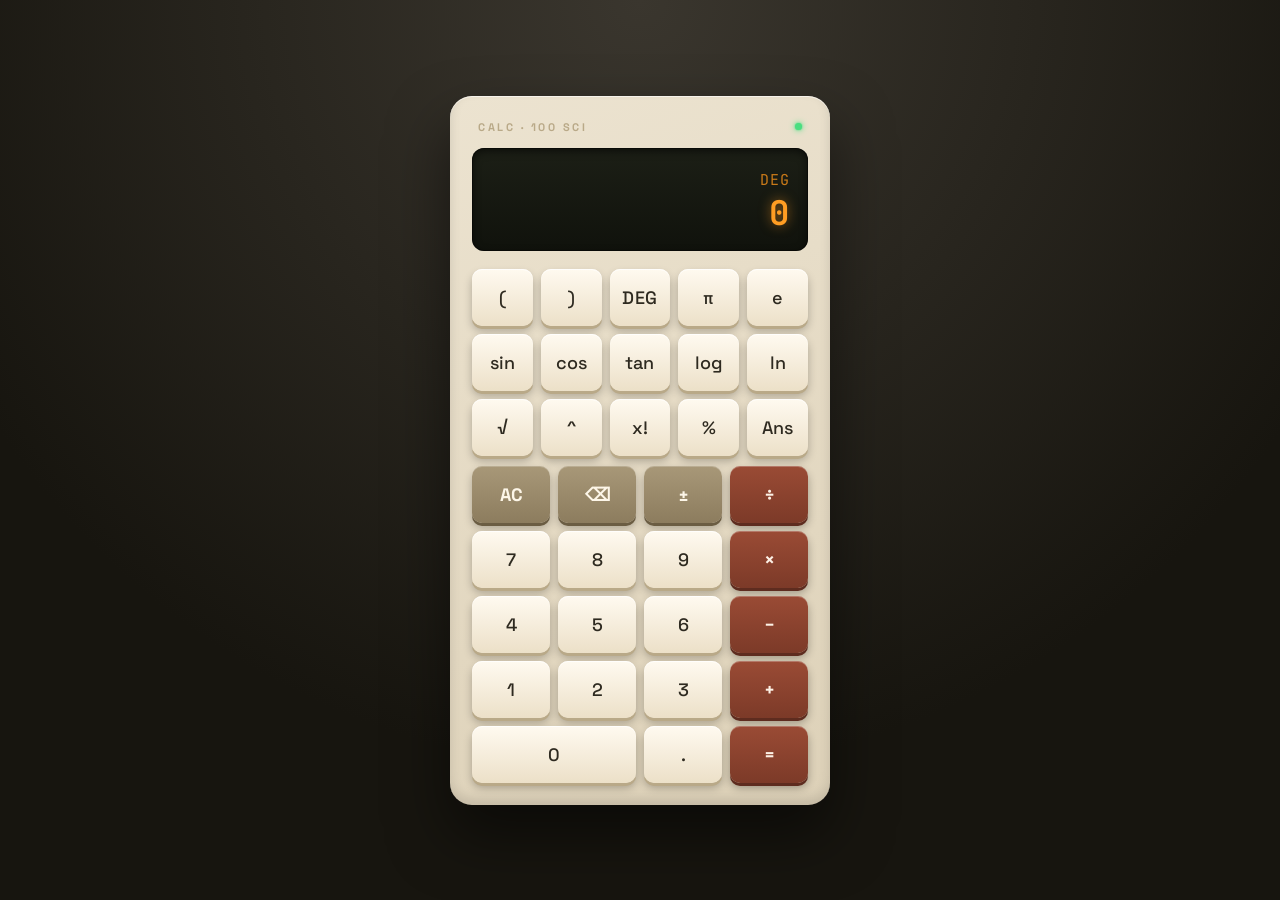
<file: Calculator-App/index.html>
<!DOCTYPE html>
<html lang="en">
<head>
  <meta charset="UTF-8" />
  <meta name="viewport" content="width=device-width, initial-scale=1.0" />
  <title>Scientific Calculator</title>
  <link rel="preconnect" href="https://fonts.googleapis.com" />
  <link rel="preconnect" href="https://fonts.gstatic.com" crossorigin />
  <link href="https://fonts.googleapis.com/css2?family=JetBrains+Mono:wght@500;700&family=Space+Grotesk:wght@400;500;700&display=swap" rel="stylesheet" />
  <link rel="stylesheet" href="style.css" />
</head>
<body>

  <div class="calculator">

    <!-- Brand bezel -->
    <div class="bezel">
      <span class="bezel-label">CALC · 100 SCI</span>
      <span class="power-dot"></span>
    </div>

    <!-- Display -->
    <div class="display">
      <div class="previous-operand" id="previousOperand">DEG</div>
      <div class="current-operand" id="currentOperand">0</div>
    </div>

    <!-- ==================================================
         SCIENTIFIC FUNCTION PANEL (5 columns)
         ================================================== -->
    <div class="buttons sci-grid">
      <button class="btn btn-sci" data-action="paren" data-value="(">(</button>
      <button class="btn btn-sci" data-action="paren" data-value=")">)</button>
      <button class="btn btn-sci btn-mode" id="modeToggle" data-action="mode">DEG</button>
      <button class="btn btn-sci" data-action="constant" data-value="π">π</button>
      <button class="btn btn-sci" data-action="constant" data-value="e">e</button>

      <button class="btn btn-sci" data-action="function" data-fn="sin">sin</button>
      <button class="btn btn-sci" data-action="function" data-fn="cos">cos</button>
      <button class="btn btn-sci" data-action="function" data-fn="tan">tan</button>
      <button class="btn btn-sci" data-action="function" data-fn="log">log</button>
      <button class="btn btn-sci" data-action="function" data-fn="ln">ln</button>

      <button class="btn btn-sci" data-action="function" data-fn="√">√</button>
      <button class="btn btn-sci" data-action="operator" data-operator="^">^</button>
      <button class="btn btn-sci" data-action="factorial">x!</button>
      <button class="btn btn-sci" data-action="operator" data-operator="%">%</button>
      <button class="btn btn-sci" data-action="ans">Ans</button>
    </div>

    <!-- ==================================================
         STANDARD KEYPAD (4 columns)
         ================================================== -->
    <div class="buttons main-grid">
      <button class="btn btn-clear" data-action="clear">AC</button>
      <button class="btn btn-action" data-action="delete">⌫</button>
      <button class="btn btn-action" data-action="negate">±</button>
      <button class="btn btn-operator" data-action="operator" data-operator="÷">÷</button>

      <button class="btn" data-action="number">7</button>
      <button class="btn" data-action="number">8</button>
      <button class="btn" data-action="number">9</button>
      <button class="btn btn-operator" data-action="operator" data-operator="×">×</button>

      <button class="btn" data-action="number">4</button>
      <button class="btn" data-action="number">5</button>
      <button class="btn" data-action="number">6</button>
      <button class="btn btn-operator" data-action="operator" data-operator="-">−</button>

      <button class="btn" data-action="number">1</button>
      <button class="btn" data-action="number">2</button>
      <button class="btn" data-action="number">3</button>
      <button class="btn btn-operator" data-action="operator" data-operator="+">+</button>

      <button class="btn btn-zero" data-action="number">0</button>
      <button class="btn" data-action="decimal">.</button>
      <button class="btn btn-equals" data-action="equals">=</button>
    </div>

  </div>

  <script src="script.js"></script>
</body>
</html>
</file>
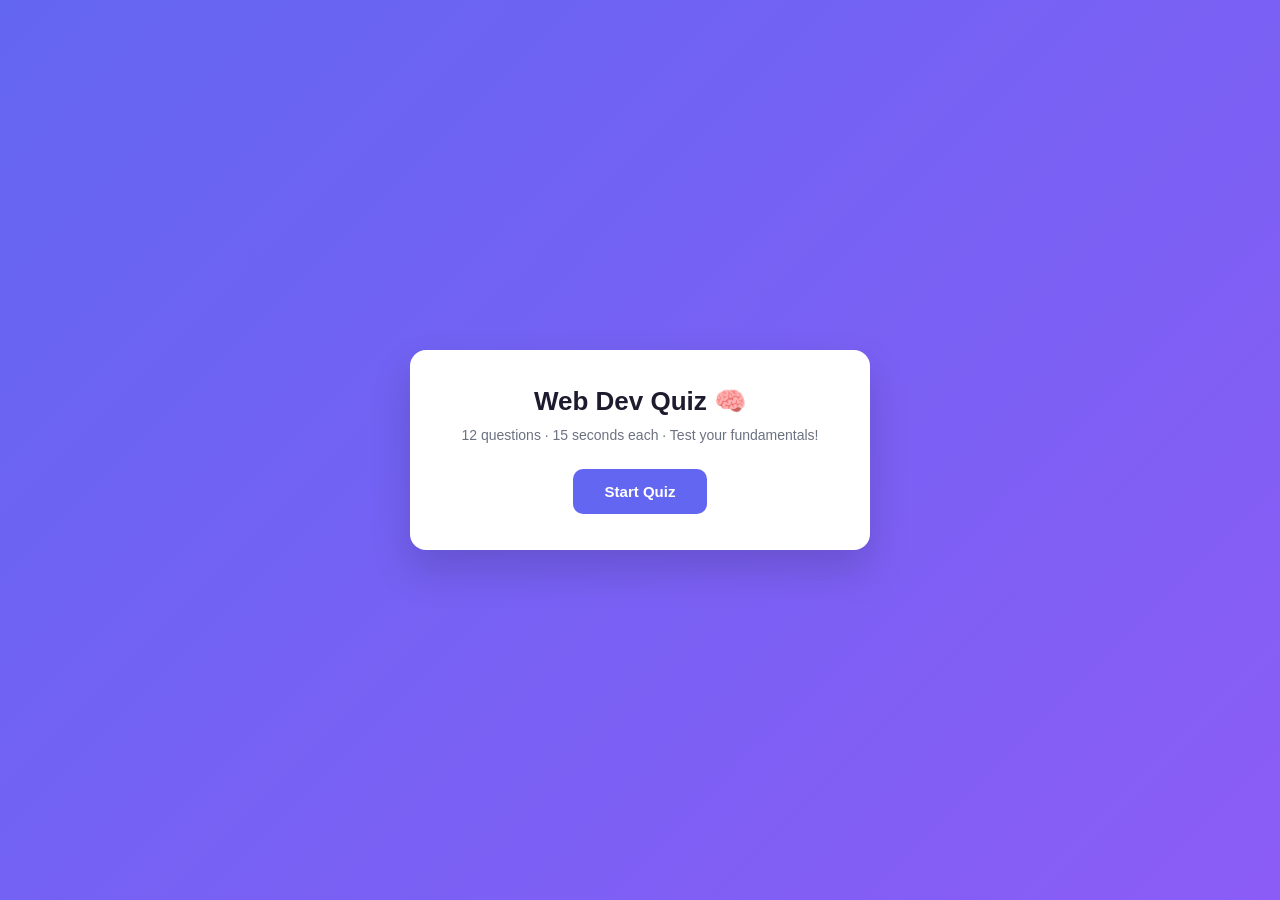
<file: Quiz-App-with-Timer/index.html>
<!DOCTYPE html>
<html lang="en">
<head>
  <meta charset="UTF-8" />
  <meta name="viewport" content="width=device-width, initial-scale=1.0" />
  <title>Quiz App</title>
  <link rel="stylesheet" href="style.css" />
</head>
<body>

  <div class="quiz-container">

    <!-- ========================================================
         SCREEN 1: Start screen
         ======================================================== -->
    <div class="screen start-screen" id="startScreen">
      <h1>Web Dev Quiz 🧠</h1>
      <p>12 questions · 15 seconds each · Test your fundamentals!</p>
      <button class="btn-primary" id="startBtn">Start Quiz</button>
    </div>

    <!-- ========================================================
         SCREEN 2: Quiz screen (initially hidden)
         ======================================================== -->
    <div class="screen quiz-screen hidden" id="quizScreen">

      <div class="quiz-header">
        <span id="questionCounter">Question 1/5</span>
        <span id="scoreDisplay">Score: 0</span>
      </div>

      <!-- Timer progress bar - JS diye width shrink hobe -->
      <div class="timer-bar-track">
        <div class="timer-bar-fill" id="timerFill"></div>
      </div>
      <span class="timer-text" id="timerText">15s</span>

      <h2 id="questionText">Question text here</h2>

      <div class="options" id="optionsContainer">
        <!-- JS diye 4-ta option button ekhane render hobe -->
      </div>
    </div>

    <!-- ========================================================
         SCREEN 3: Result screen (initially hidden)
         ======================================================== -->
    <div class="screen result-screen hidden" id="resultScreen">
      <h1>Quiz Complete! 🎉</h1>
      <p class="final-score" id="finalScore">0/5</p>
      <p class="result-message" id="resultMessage"></p>
      <button class="btn-primary" id="restartBtn">Try Again</button>
    </div>

  </div>

  <script src="script.js"></script>
</body>
</html>
</file>
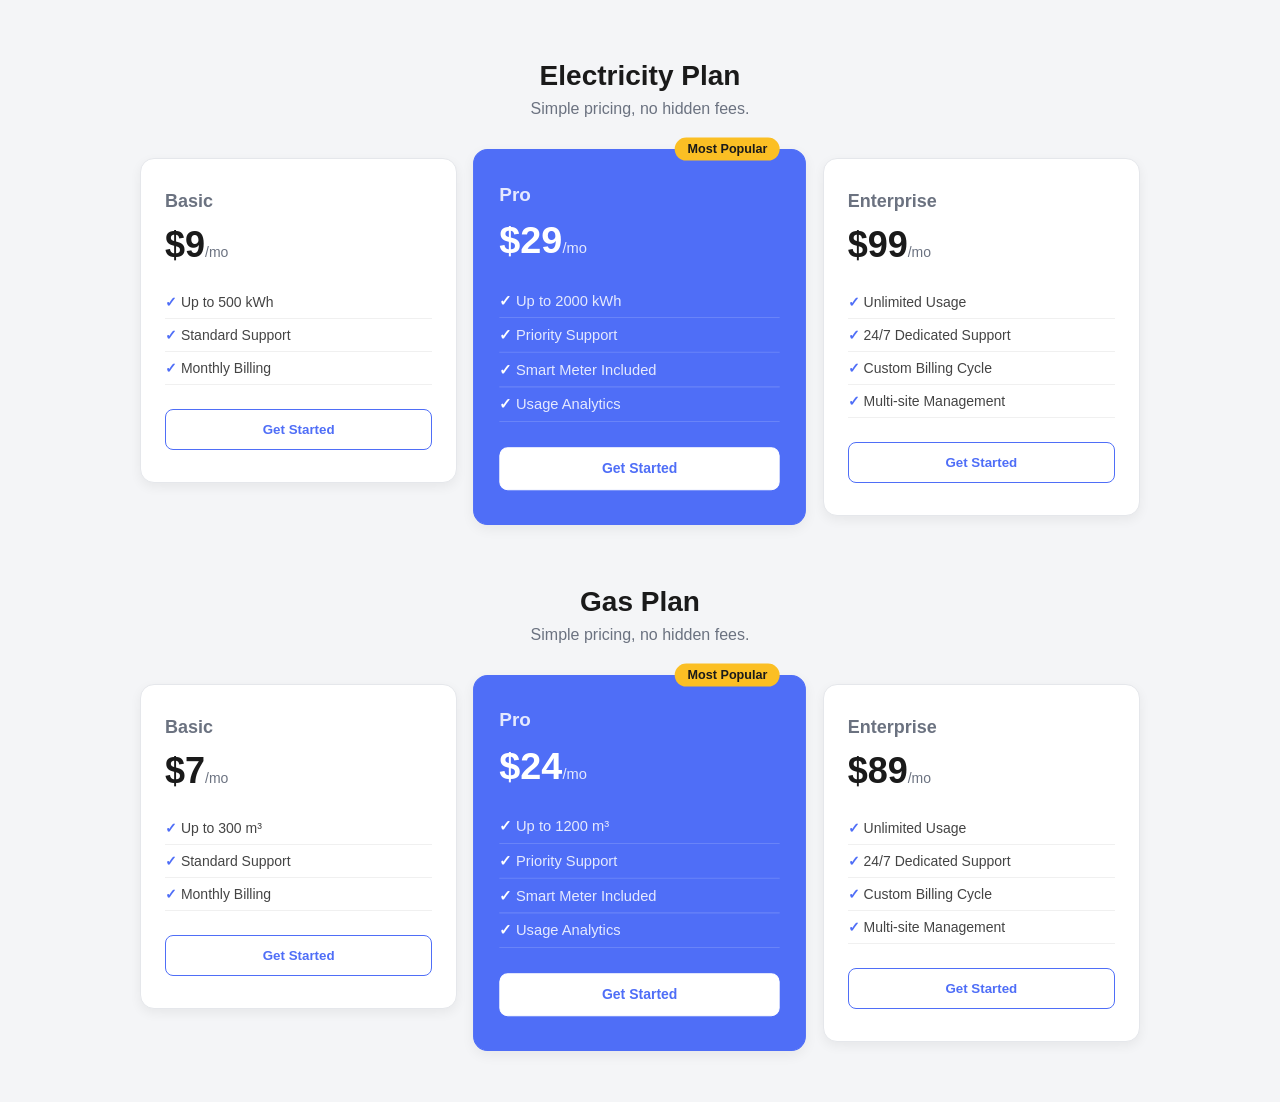
<file: Responsive-Pricing-Cards/index.html>
<!DOCTYPE html>
<html lang="en">
<head>
  <meta charset="UTF-8" />
  <meta name="viewport" content="width=device-width, initial-scale=1.0" />
  <title>Pricing Plans</title>
  <link rel="stylesheet" href="style.css" />
</head>
<body>

  <!-- ========================================================
       SECTION 1: Electricity Plan
       ======================================================== -->
  <div class="page">
    <h1>Electricity Plan</h1>
    <p class="subtitle">Simple pricing, no hidden fees.</p>

    <div class="pricing-grid">

      <div class="card">
        <h2>Basic</h2>
        <p class="price">$9<span>/mo</span></p>
        <ul class="features">
          <li>Up to 500 kWh</li>
          <li>Standard Support</li>
          <li>Monthly Billing</li>
        </ul>
        <button>Get Started</button>
      </div>

      <!-- "featured" class thakle highlight color + badge dekhabe -->
      <div class="card featured">
        <span class="badge">Most Popular</span>
        <h2>Pro</h2>
        <p class="price">$29<span>/mo</span></p>
        <ul class="features">
          <li>Up to 2000 kWh</li>
          <li>Priority Support</li>
          <li>Smart Meter Included</li>
          <li>Usage Analytics</li>
        </ul>
        <button>Get Started</button>
      </div>

      <div class="card">
        <h2>Enterprise</h2>
        <p class="price">$99<span>/mo</span></p>
        <ul class="features">
          <li>Unlimited Usage</li>
          <li>24/7 Dedicated Support</li>
          <li>Custom Billing Cycle</li>
          <li>Multi-site Management</li>
        </ul>
        <button>Get Started</button>
      </div>

    </div>
  </div>

  <!-- ========================================================
       SECTION 2: Gas Plan
       ======================================================== -->
  <div class="page">
    <h1>Gas Plan</h1>
    <p class="subtitle">Simple pricing, no hidden fees.</p>

    <div class="pricing-grid">

      <div class="card">
        <h2>Basic</h2>
        <p class="price">$7<span>/mo</span></p>
        <ul class="features">
          <li>Up to 300 m³</li>
          <li>Standard Support</li>
          <li>Monthly Billing</li>
        </ul>
        <button>Get Started</button>
      </div>

      <div class="card featured">
        <span class="badge">Most Popular</span>
        <h2>Pro</h2>
        <p class="price">$24<span>/mo</span></p>
        <ul class="features">
          <li>Up to 1200 m³</li>
          <li>Priority Support</li>
          <li>Smart Meter Included</li>
          <li>Usage Analytics</li>
        </ul>
        <button>Get Started</button>
      </div>

      <div class="card">
        <h2>Enterprise</h2>
        <p class="price">$89<span>/mo</span></p>
        <ul class="features">
          <li>Unlimited Usage</li>
          <li>24/7 Dedicated Support</li>
          <li>Custom Billing Cycle</li>
          <li>Multi-site Management</li>
        </ul>
        <button>Get Started</button>
      </div>

    </div>
  </div>

</body>
</html>
</file>
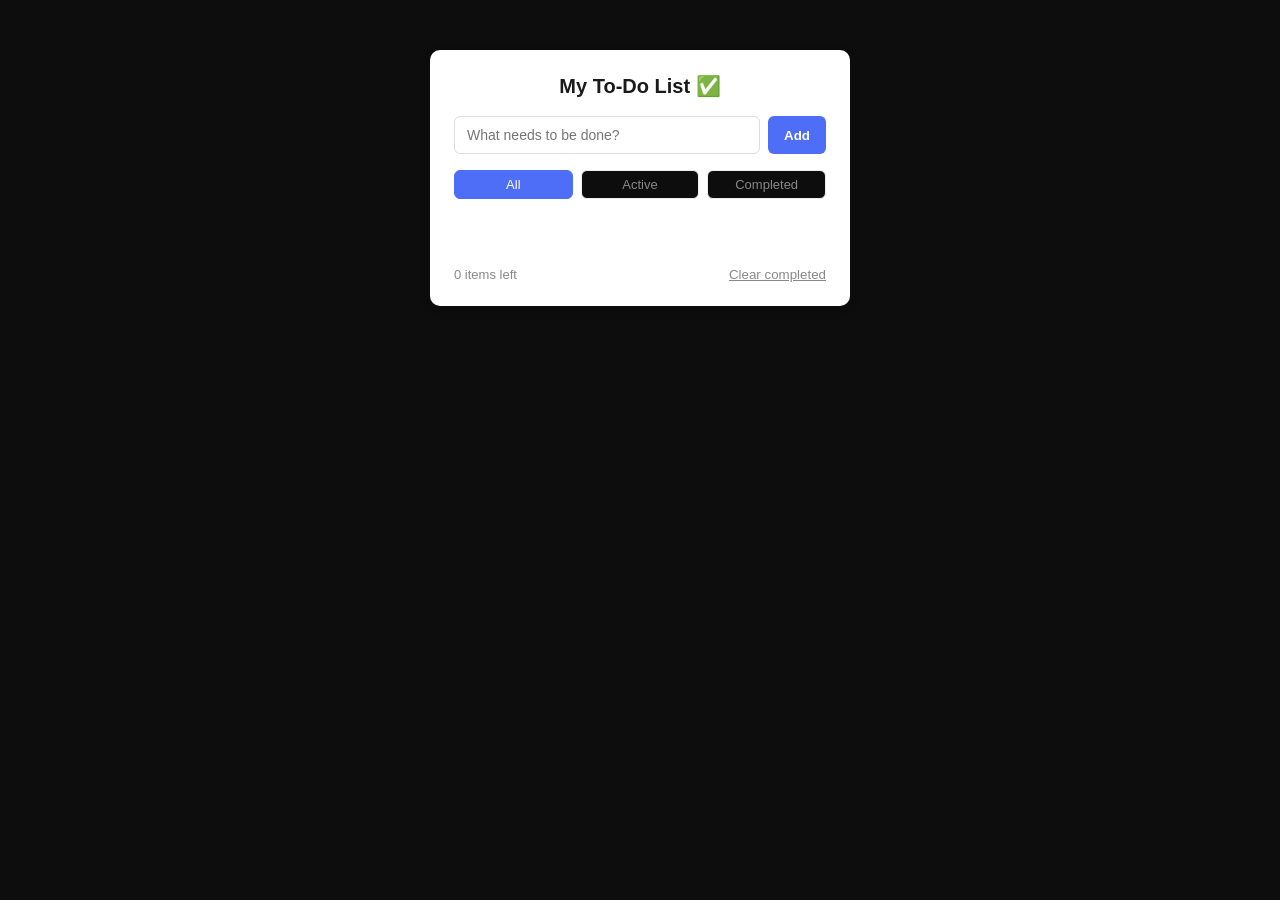
<file: To-Do-List-App/index.html>
<!DOCTYPE html>
<html lang="en">
<head>
  <meta charset="UTF-8" />
  <meta name="viewport" content="width=device-width, initial-scale=1.0" />
  <title>To-Do List App</title>
  <link rel="stylesheet" href="style.css" />
</head>
<body>

  <div class="app">
    <h1>My To-Do List ✅</h1>

    <div class="input-row">
      <input type="text" id="taskInput" placeholder="What needs to be done?" />
      <button id="addBtn">Add</button>
    </div>

    <!-- Filter buttons - All / Active / Completed dekhabo -->
    <div class="filters">
      <button class="filter-btn active" data-filter="all">All</button>
      <button class="filter-btn" data-filter="active">Active</button>
      <button class="filter-btn" data-filter="completed">Completed</button>
    </div>

    <!-- Task list - JS diye ekhane <li> gulo add hobe -->
    <ul id="taskList"></ul>

    <!-- Bottom info bar -->
    <div class="footer-bar">
      <span id="itemsLeft">0 items left</span>
      <button id="clearCompletedBtn">Clear completed</button>
    </div>
  </div>

  <script src="script.js"></script>
</body>
</html>
</file>
<file: Calculator-App/style.css>
/* ==========================================================
   DESIGN TOKENS
   Concept: a 1970s-style precision desk calculator -
   warm brushed-ivory casing, amber LED display, chunky
   skeuomorphic keys with real bevel/shadow depth.
   ========================================================== */
:root {
  /* Case (the physical body) */
  --case-light: #ece3d0;
  --case: #ddd1b8;
  --case-shadow: #b9a988;

  /* Display (LED screen) */
  --display-bg: #1c1f16;
  --display-bg-2: #10120c;
  --led-amber: #ff9d23;
  --led-amber-dim: #c97a19;

  /* Keys */
  --key-number-top: #fffaf0;
  --key-number-bottom: #ece0c8;
  --key-text: #2e2a20;

  --key-function-top: #a89878;
  --key-function-bottom: #8c7c5e;
  --key-function-text: #fdf6e8;

  --key-operator-top: #9a4b35;
  --key-operator-bottom: #7c3a28;
  --key-operator-text: #fdf1e6;

  --font-display: 'JetBrains Mono', monospace;
  --font-ui: 'Space Grotesk', sans-serif;
}

* {
  margin: 0;
  padding: 0;
  box-sizing: border-box;
}

body {
  background: radial-gradient(circle at top, #3a362e, #17150f 70%);
  min-height: 100vh;
  display: flex;
  justify-content: center;
  align-items: center;
  padding: 24px;
  font-family: var(--font-ui);
}

/* ==========================================================
   CALCULATOR CASE
   Layered box-shadows simulate a machined metal/plastic
   body catching light from above.
   ========================================================== */
.calculator {
  background: linear-gradient(160deg, var(--case-light), var(--case));
  border-radius: 22px;
  padding: 22px;
  width: 100%;
  max-width: 380px;
  box-shadow:
    0 30px 60px rgba(0, 0, 0, 0.5),
    inset 0 1px 0 rgba(255, 255, 255, 0.6),
    inset 0 -6px 12px rgba(0, 0, 0, 0.12);
}

/* ---------- Bezel: brand strip, the signature detail ---------- */
.bezel {
  display: flex;
  justify-content: space-between;
  align-items: center;
  padding: 2px 6px 14px;
}

.bezel-label {
  font-family: var(--font-ui);
  font-size: 11px;
  font-weight: 700;
  letter-spacing: 2.5px;
  color: var(--case-shadow);
}

.power-dot {
  width: 7px;
  height: 7px;
  border-radius: 50%;
  background: #4ade80;
  box-shadow: 0 0 6px #4ade80, 0 0 2px #4ade80;
  animation: pulse 2.4s ease-in-out infinite;
}

@keyframes pulse {
  0%, 100% { opacity: 1; }
  50% { opacity: 0.4; }
}

/* ---------- Display: the LED screen ---------- */
.display {
  background: linear-gradient(180deg, var(--display-bg), var(--display-bg-2));
  border-radius: 12px;
  padding: 22px 18px 16px;
  margin-bottom: 18px;
  text-align: right;
  min-height: 92px;
  display: flex;
  flex-direction: column;
  justify-content: flex-end;
  box-shadow:
    inset 0 3px 8px rgba(0, 0, 0, 0.6),
    inset 0 0 0 1px rgba(0, 0, 0, 0.4);
}

.previous-operand {
  font-family: var(--font-display);
  color: var(--led-amber-dim);
  font-size: 15px;
  min-height: 20px;
  letter-spacing: 1px;
}

.current-operand {
  font-family: var(--font-display);
  color: var(--led-amber);
  font-size: 34px;
  font-weight: 700;
  letter-spacing: 1.5px;
  text-shadow: 0 0 12px rgba(255, 157, 35, 0.55); /* LED glow effect */
  overflow-wrap: break-word;
  word-break: break-all;
}

/* ==========================================================
   BUTTON GRIDS
   ========================================================== */
.buttons {
  display: grid;
  gap: 8px;
}

.main-grid {
  grid-template-columns: repeat(4, 1fr);
  margin-top: 10px;
}

/* Scientific panel - 5 columns, denser + smaller than main keypad,
   visually reads as a "secondary" instrument panel */
.sci-grid {
  grid-template-columns: repeat(5, 1fr);
}

.btn-sci {
  background: linear-gradient(180deg, var(--case-light), var(--case));
  color: #4a4130;
  font-size: 13px;
  font-weight: 600;
  padding: 12px 0;
  box-shadow:
    0 2px 0 var(--case-shadow),
    0 3px 5px rgba(0, 0, 0, 0.2),
    inset 0 1px 0 rgba(255, 255, 255, 0.7);
}

.btn-sci:active {
  transform: translateY(2px);
  box-shadow:
    0 0 0 var(--case-shadow),
    0 1px 2px rgba(0, 0, 0, 0.15),
    inset 0 1px 0 rgba(255, 255, 255, 0.4);
}

/* Mode toggle (DEG/RAD) gets its own accent so it reads as a
   stateful switch, not just another function key */
.btn-mode {
  background: linear-gradient(180deg, #d8c9a3, #c2ae7c);
  color: #3c3320;
  font-weight: 700;
  letter-spacing: 0.5px;
}

/* ---------- Base key: skeuomorphic 3D bevel ---------- */
.btn {
  font-family: var(--font-ui);
  background: linear-gradient(180deg, var(--key-number-top), var(--key-number-bottom));
  color: var(--key-text);
  border: none;
  border-radius: 10px;
  font-size: 18px;
  font-weight: 500;
  padding: 17px 0;
  cursor: pointer;
  box-shadow:
    0 3px 0 var(--case-shadow),
    0 5px 8px rgba(0, 0, 0, 0.25),
    inset 0 1px 0 rgba(255, 255, 255, 0.8);
  transition: transform 0.08s ease, box-shadow 0.08s ease;
}

/* Pressed state - key "sinks" into the case, shadow shrinks -
   this is what sells the physical-button illusion */
.btn:active {
  transform: translateY(3px);
  box-shadow:
    0 0 0 var(--case-shadow),
    0 1px 2px rgba(0, 0, 0, 0.2),
    inset 0 1px 0 rgba(255, 255, 255, 0.5);
}

.btn-operator {
  background: linear-gradient(180deg, var(--key-operator-top), var(--key-operator-bottom));
  color: var(--key-operator-text);
  font-weight: 700;
  box-shadow:
    0 3px 0 #5e2c1f,
    0 5px 8px rgba(0, 0, 0, 0.3),
    inset 0 1px 0 rgba(255, 255, 255, 0.25);
}

.btn-operator:active {
  box-shadow:
    0 0 0 #5e2c1f,
    0 1px 2px rgba(0, 0, 0, 0.2),
    inset 0 1px 0 rgba(255, 255, 255, 0.15);
}

.btn-clear,
.btn-action {
  background: linear-gradient(180deg, var(--key-function-top), var(--key-function-bottom));
  color: var(--key-function-text);
  font-weight: 700;
  box-shadow:
    0 3px 0 #6b5d43,
    0 5px 8px rgba(0, 0, 0, 0.25),
    inset 0 1px 0 rgba(255, 255, 255, 0.2);
}

.btn-clear:active,
.btn-action:active {
  box-shadow:
    0 0 0 #6b5d43,
    0 1px 2px rgba(0, 0, 0, 0.2),
    inset 0 1px 0 rgba(255, 255, 255, 0.1);
}

.btn-equals {
  background: linear-gradient(180deg, var(--key-operator-top), var(--key-operator-bottom));
  color: var(--key-operator-text);
  font-weight: 700;
  box-shadow:
    0 3px 0 #5e2c1f,
    0 5px 8px rgba(0, 0, 0, 0.3),
    inset 0 1px 0 rgba(255, 255, 255, 0.25);
}

.btn-equals:active {
  box-shadow:
    0 0 0 #5e2c1f,
    0 1px 2px rgba(0, 0, 0, 0.2),
    inset 0 1px 0 rgba(255, 255, 255, 0.15);
}

/* 0 button spans two columns */
.btn-zero {
  grid-column: span 2;
}

/* ---------- Respect reduced-motion preference ---------- */
@media (prefers-reduced-motion: reduce) {
  .power-dot {
    animation: none;
  }
}
</file>
<file: Quiz-App-with-Timer/style.css>
:root {
  --color-bg-1: #6366f1;
  --color-bg-2: #8b5cf6;
  --color-white: #ffffff;
  --color-text: #1e1b2e;
  --color-muted: #6b7280;
  --color-correct: #22c55e;
  --color-wrong: #ef4444;
  --color-border: #e5e7eb;
  --radius: 16px;
  --shadow: 0 20px 40px rgba(0, 0, 0, 0.15);
}

* {
  margin: 0;
  padding: 0;
  box-sizing: border-box;
  font-family: 'Segoe UI', Arial, sans-serif;
}

body {
  background: linear-gradient(135deg, var(--color-bg-1), var(--color-bg-2));
  min-height: 100vh;
  display: flex;
  justify-content: center;
  align-items: center;
  padding: 20px;
}

.quiz-container {
  background: var(--color-white);
  border-radius: var(--radius);
  box-shadow: var(--shadow);
  padding: 36px 32px;
  width: 100%;
  max-width: 460px;
}

/* .hidden class thakle screen ta dekhabe na -
   JS eituku class add/remove kore screen switch kore */
.hidden {
  display: none;
}

/* ---------- Start & Result screens ---------- */
.start-screen,
.result-screen {
  text-align: center;
}

.start-screen h1,
.result-screen h1 {
  font-size: 26px;
  margin-bottom: 10px;
  color: var(--color-text);
}

.start-screen p {
  color: var(--color-muted);
  margin-bottom: 26px;
  font-size: 14px;
}

.btn-primary {
  background: var(--color-bg-1);
  color: white;
  border: none;
  padding: 14px 32px;
  border-radius: 10px;
  font-size: 15px;
  font-weight: 600;
  cursor: pointer;
  transition: background 0.2s ease, transform 0.15s ease;
}

.btn-primary:hover {
  background: #4f46e5;
  transform: translateY(-2px);
}

.final-score {
  font-size: 42px;
  font-weight: 700;
  color: var(--color-bg-1);
  margin: 10px 0;
}

.result-message {
  color: var(--color-muted);
  margin-bottom: 24px;
  font-size: 14px;
}

/* ---------- Quiz screen ---------- */
.quiz-header {
  display: flex;
  justify-content: space-between;
  font-size: 13px;
  color: var(--color-muted);
  font-weight: 600;
  margin-bottom: 14px;
}

/* ---------- Timer bar ---------- */
.timer-bar-track {
  background: var(--color-border);
  border-radius: 20px;
  height: 8px;
  overflow: hidden;
  margin-bottom: 6px;
}

.timer-bar-fill {
  height: 100%;
  background: var(--color-bg-1);
  border-radius: 20px;
  width: 100%;
  /* width JS diye protyek second update hobe, transition diye
     eta smooth-vabe shrink hote dekha jabe */
  transition: width 1s linear, background 0.3s ease;
}

/* Timer kom thakle (last 5 second) laal hoye warning dey */
.timer-bar-fill.urgent {
  background: var(--color-wrong);
}

.timer-text {
  display: block;
  text-align: right;
  font-size: 12px;
  color: var(--color-muted);
  margin-bottom: 20px;
}

#questionText {
  font-size: 19px;
  color: var(--color-text);
  margin-bottom: 22px;
  line-height: 1.4;
}

/* ---------- Options ---------- */
.options {
  display: flex;
  flex-direction: column;
  gap: 10px;
}

.option-btn {
  background: #f8f9fb;
  border: 2px solid var(--color-border);
  border-radius: 10px;
  padding: 14px 16px;
  text-align: left;
  font-size: 14px;
  color: var(--color-text);
  cursor: pointer;
  transition: background 0.15s ease, border-color 0.15s ease, transform 0.1s ease;
}

.option-btn:hover:not(:disabled) {
  border-color: var(--color-bg-1);
  background: #f0f0ff;
}

/* Answer select korar por CSS class diye feedback dekhano -
   .correct/.wrong class JS diye add hoy */
.option-btn.correct {
  background: rgba(34, 197, 94, 0.12);
  border-color: var(--color-correct);
  color: #15803d;
  font-weight: 600;
}

.option-btn.wrong {
  background: rgba(239, 68, 68, 0.12);
  border-color: var(--color-wrong);
  color: #b91c1c;
  font-weight: 600;
}

.option-btn:disabled {
  cursor: not-allowed;
}
</file>
<file: Responsive-Pricing-Cards/style.css>
:root {
  --color-bg: #f4f5f7;
  --color-white: #ffffff;
  --color-text: #1a1a1a;
  --color-muted: #6b7280;
  --color-accent: #4f6ef7;
  --color-border: #e5e7eb;
  --radius: 14px;
  --shadow: 0 4px 12px rgba(0, 0, 0, 0.06);
  --shadow-hover: 0 12px 24px rgba(0, 0, 0, 0.12);
}

* {
  margin: 0;
  padding: 0;
  box-sizing: border-box;
  font-family: 'Segoe UI', Arial, sans-serif;
}

body {
  background: var(--color-bg);
  color: var(--color-text);
  padding: 60px 20px;
}

.page {
  max-width: 1000px;
  margin: 0 auto 70px; /* niche 70px gap - dutu section stack hole jate close-lagbe na */
  text-align: center;
}

.page:last-child {
  margin-bottom: 0; /* sesh section er niche extra gap lagbe na */
}

h1 {
  font-size: 28px;
  margin-bottom: 8px;
}

.subtitle {
  color: var(--color-muted);
  margin-bottom: 40px;
}

/* ==========================================================
   CSS GRID - main layout
   3-ta card ke row e rakhbo, equal width diye.
   repeat(3, 1fr) mane: 3-ta column, protyekta 1 fraction
   (mane equal space) nibe available width theke
   ========================================================== */
.pricing-grid {
  display: grid;
  grid-template-columns: repeat(3, 1fr);
  gap: 24px;
  align-items: start; /* card gulor height alada hole upore align thakbe */
}

.card {
  background: var(--color-white);
  border: 1px solid var(--color-border);
  border-radius: var(--radius);
  box-shadow: var(--shadow);
  padding: 32px 24px;
  text-align: left;
  position: relative; /* .badge ke position: absolute diye bosanor jonno dorkar */

  /* transition - hover korle smooth-vabe uthbe */
  transition: transform 0.25s ease, box-shadow 0.25s ease;
}

/* ==========================================================
   HOVER EFFECT
   Card e mouse gele upore uthbe ar shadow gaঢ় hobe -
   "lifting" effect, deep-tar মনে হবে card ta clickable
   ========================================================== */
.card:hover {
  transform: translateY(-8px);
  box-shadow: var(--shadow-hover);
}

.card h2 {
  font-size: 18px;
  margin-bottom: 12px;
  color: var(--color-muted);
}

.price {
  font-size: 36px;
  font-weight: 700;
  margin-bottom: 20px;
}

.price span {
  font-size: 14px;
  font-weight: 400;
  color: var(--color-muted);
}

.features {
  list-style: none;
  margin-bottom: 24px;
}

.features li {
  padding: 8px 0;
  border-bottom: 1px solid #f0f0f0;
  font-size: 14px;
  color: #444;
}

.features li::before {
  content: "✓ ";
  color: var(--color-accent);
  font-weight: 700;
}

.card button {
  width: 100%;
  padding: 12px;
  border: 1px solid var(--color-accent);
  background: transparent;
  color: var(--color-accent);
  border-radius: 8px;
  font-weight: 600;
  cursor: pointer;
  transition: background 0.2s ease, color 0.2s ease;
}

.card button:hover {
  background: var(--color-accent);
  color: white;
}

/* ---------- Featured card (middle plan) ---------- */
.card.featured {
  background: var(--color-accent);
  color: white;
  border-color: var(--color-accent);
  transform: scale(1.05); /* aktu boro dekhabo, jate chok pore */
}

.card.featured:hover {
  transform: scale(1.05) translateY(-8px);
}

.card.featured h2,
.card.featured .price span,
.card.featured .features li {
  color: rgba(255, 255, 255, 0.85);
}

.card.featured .features li {
  border-bottom-color: rgba(255, 255, 255, 0.15);
}

.card.featured .features li::before {
  color: white;
}

.card.featured button {
  background: white;
  color: var(--color-accent);
  border-color: white;
}

.card.featured button:hover {
  background: rgba(255, 255, 255, 0.9);
}

.badge {
  position: absolute;
  top: -12px;
  right: 24px;
  background: #fbbf24;
  color: #1a1a1a;
  font-size: 12px;
  font-weight: 700;
  padding: 4px 12px;
  border-radius: 20px;
}

/* ==========================================================
   MEDIA QUERIES - responsive breakpoints
   Screen chhoto hole grid column kombe, card gulo stack hoye
   niche niche jabe - ekhane 2 stage e break kori
   ========================================================== */

/* Tablet: 768px er niche - 3 column theke 2 column e nambe */
@media (max-width: 768px) {
  .pricing-grid {
    grid-template-columns: repeat(2, 1fr);
  }

  /* Featured card 2-column grid e pura row jure thakbe,
     jate layout ta odd na lage */
  .card.featured {
    grid-column: span 2;
    transform: scale(1); /* mobile e scale effect off, complex hoye jay */
  }

  .card.featured:hover {
    transform: translateY(-8px);
  }
}

/* Mobile: 480px er niche - shob card ekta column e stack hobe */
@media (max-width: 480px) {
  .pricing-grid {
    grid-template-columns: 1fr;
  }

  .card.featured {
    grid-column: span 1;
  }

  h1 {
    font-size: 22px;
  }
}
</file>
<file: To-Do-List-App/style.css>
:root {
  --color-bg: #0d0d0e;
  --color-white: #ffffff;
  --color-text: #1a1a1a;
  --color-muted: #888;
  --color-accent: #4f6ef7;
  --color-danger: #e5484d;
  --radius: 10px;
  --shadow: 0 4px 12px rgba(0, 0, 0, 0.08);
}

* {
  margin: 0;
  padding: 0;
  box-sizing: border-box;
  font-family: 'Segoe UI', Arial, sans-serif;
}

body {
  background: var(--color-bg);
  color: var(--color-text);
  display: flex;
  justify-content: center;
  padding: 50px 20px;
}

.app {
  width: 100%;
  max-width: 420px;
  background: var(--color-white);
  border-radius: var(--radius);
  box-shadow: var(--shadow);
  padding: 24px;
}

h1 {
  font-size: 20px;
  margin-bottom: 18px;
  text-align: center;
}

.input-row {
  display: flex;
  gap: 8px;
  margin-bottom: 16px;
}

#taskInput {
  flex: 1;
  padding: 10px 12px;
  border: 1px solid #ddd;
  border-radius: 6px;
  font-size: 14px;
}

#addBtn {
  padding: 10px 16px;
  border: none;
  border-radius: 6px;
  background: var(--color-accent);
  color: white;
  font-weight: 600;
  cursor: pointer;
}

/* ---------- Filter buttons ---------- */
.filters {
  display: flex;
  gap: 8px;
  margin-bottom: 14px;
}

.filter-btn {
  flex: 1;
  padding: 6px;
  border: 1px solid #eee;
  background: var(--color-bg);
  border-radius: 6px;
  font-size: 13px;
  cursor: pointer;
  color: var(--color-muted);
}

/* .active class - JS diye jei filter selected ache seta highlight hobe */
.filter-btn.active {
  background: var(--color-accent);
  color: white;
  border-color: var(--color-accent);
}

/* ---------- Task list ---------- */
#taskList {
  list-style: none;
  margin-bottom: 14px;
  min-height: 40px;
}

.task-item {
  display: flex;
  align-items: center;
  gap: 10px;
  padding: 10px 4px;
  border-bottom: 1px solid #f0f0f0;
}

.task-item span {
  flex: 1;
  font-size: 14px;
}

/* .completed class thakle text e strike-through dekhabo */
.task-item.completed span {
  text-decoration: line-through;
  color: var(--color-muted);
}

.task-item .delete-btn {
  background: none;
  border: none;
  color: var(--color-danger);
  cursor: pointer;
  font-size: 16px;
}

.task-item input[type="checkbox"] {
  width: 16px;
  height: 16px;
  cursor: pointer;
}

/* ---------- Footer bar ---------- */
.footer-bar {
  display: flex;
  justify-content: space-between;
  align-items: center;
  font-size: 13px;
  color: var(--color-muted);
}

#clearCompletedBtn {
  background: none;
  border: none;
  color: var(--color-muted);
  cursor: pointer;
  text-decoration: underline;
}
</file>
